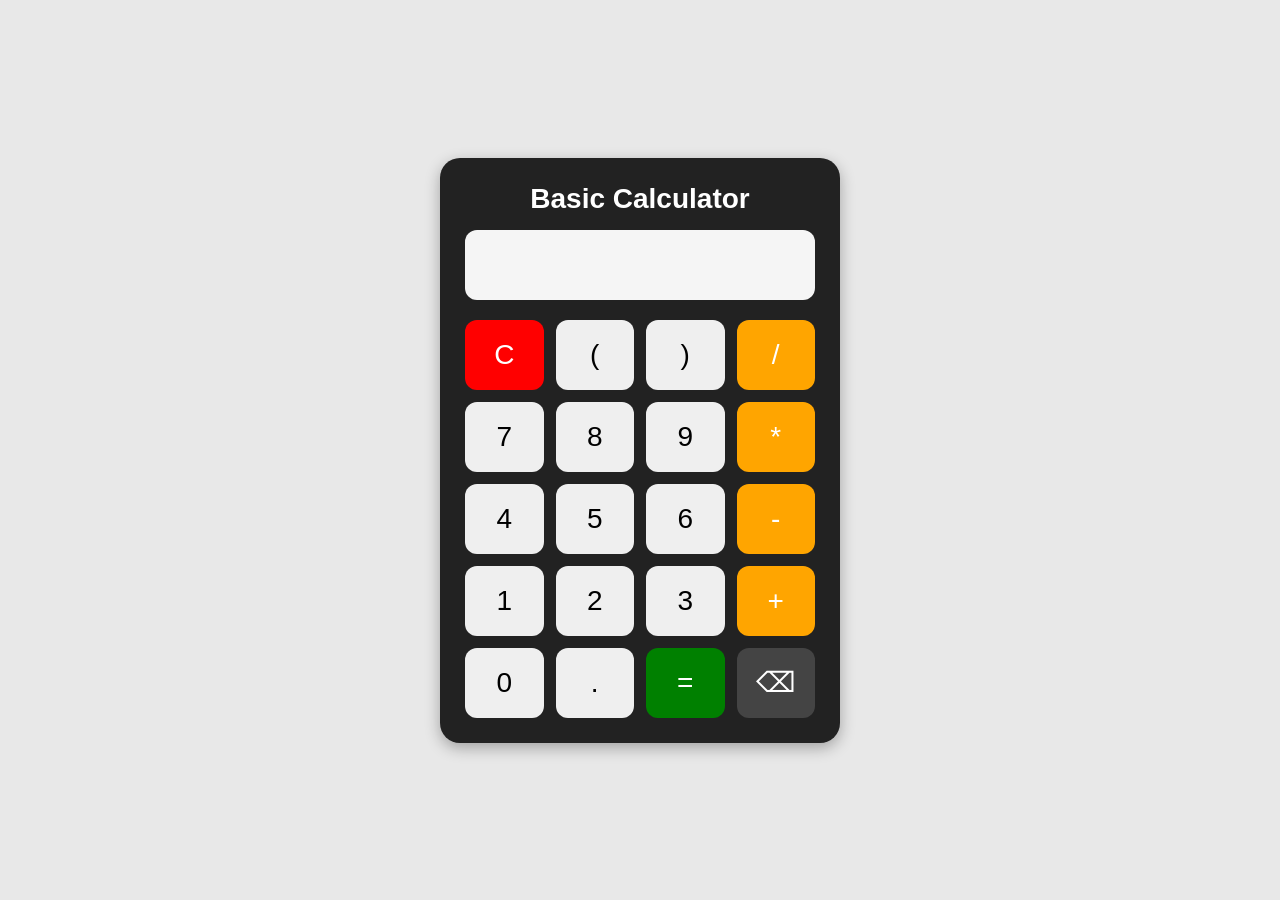
<file: CALCULTOR/index.html>
<!DOCTYPE html>
<html lang="en">
<head>
    <meta charset="UTF-8">
    <meta name="viewport" content="width=device-width, initial-scale=1.0">
    <title>Basic Calculator</title>
    <link rel="stylesheet" href="style.css">
</head>
<body>

    <div class="calculator">

        <h2 class="title">Basic Calculator</h2>

        <input type="text" id="display" readonly>

        <div class="buttons">

            <button class="clear" onclick="clearDisplay()">C</button>
            <button onclick="appendValue('(')">(</button>
            <button onclick="appendValue(')')">)</button>
            <button class="operator" onclick="appendValue('/')">/</button>

            <button onclick="appendValue('7')">7</button>
            <button onclick="appendValue('8')">8</button>
            <button onclick="appendValue('9')">9</button>
            <button class="operator" onclick="appendValue('*')">*</button>

            <button onclick="appendValue('4')">4</button>
            <button onclick="appendValue('5')">5</button>
            <button onclick="appendValue('6')">6</button>
            <button class="operator" onclick="appendValue('-')">-</button>

            <button onclick="appendValue('1')">1</button>
            <button onclick="appendValue('2')">2</button>
            <button onclick="appendValue('3')">3</button>
            <button class="operator" onclick="appendValue('+')">+</button>

            <button onclick="appendValue('0')">0</button>
            <button onclick="appendValue('.')">.</button>
            <button class="equal" onclick="calculate()">=</button>
            <button class="backspace" onclick="deleteLast()">⌫</button>

        </div>

    </div>

    <script src="script.js"></script>

</body>
</html>
</file>
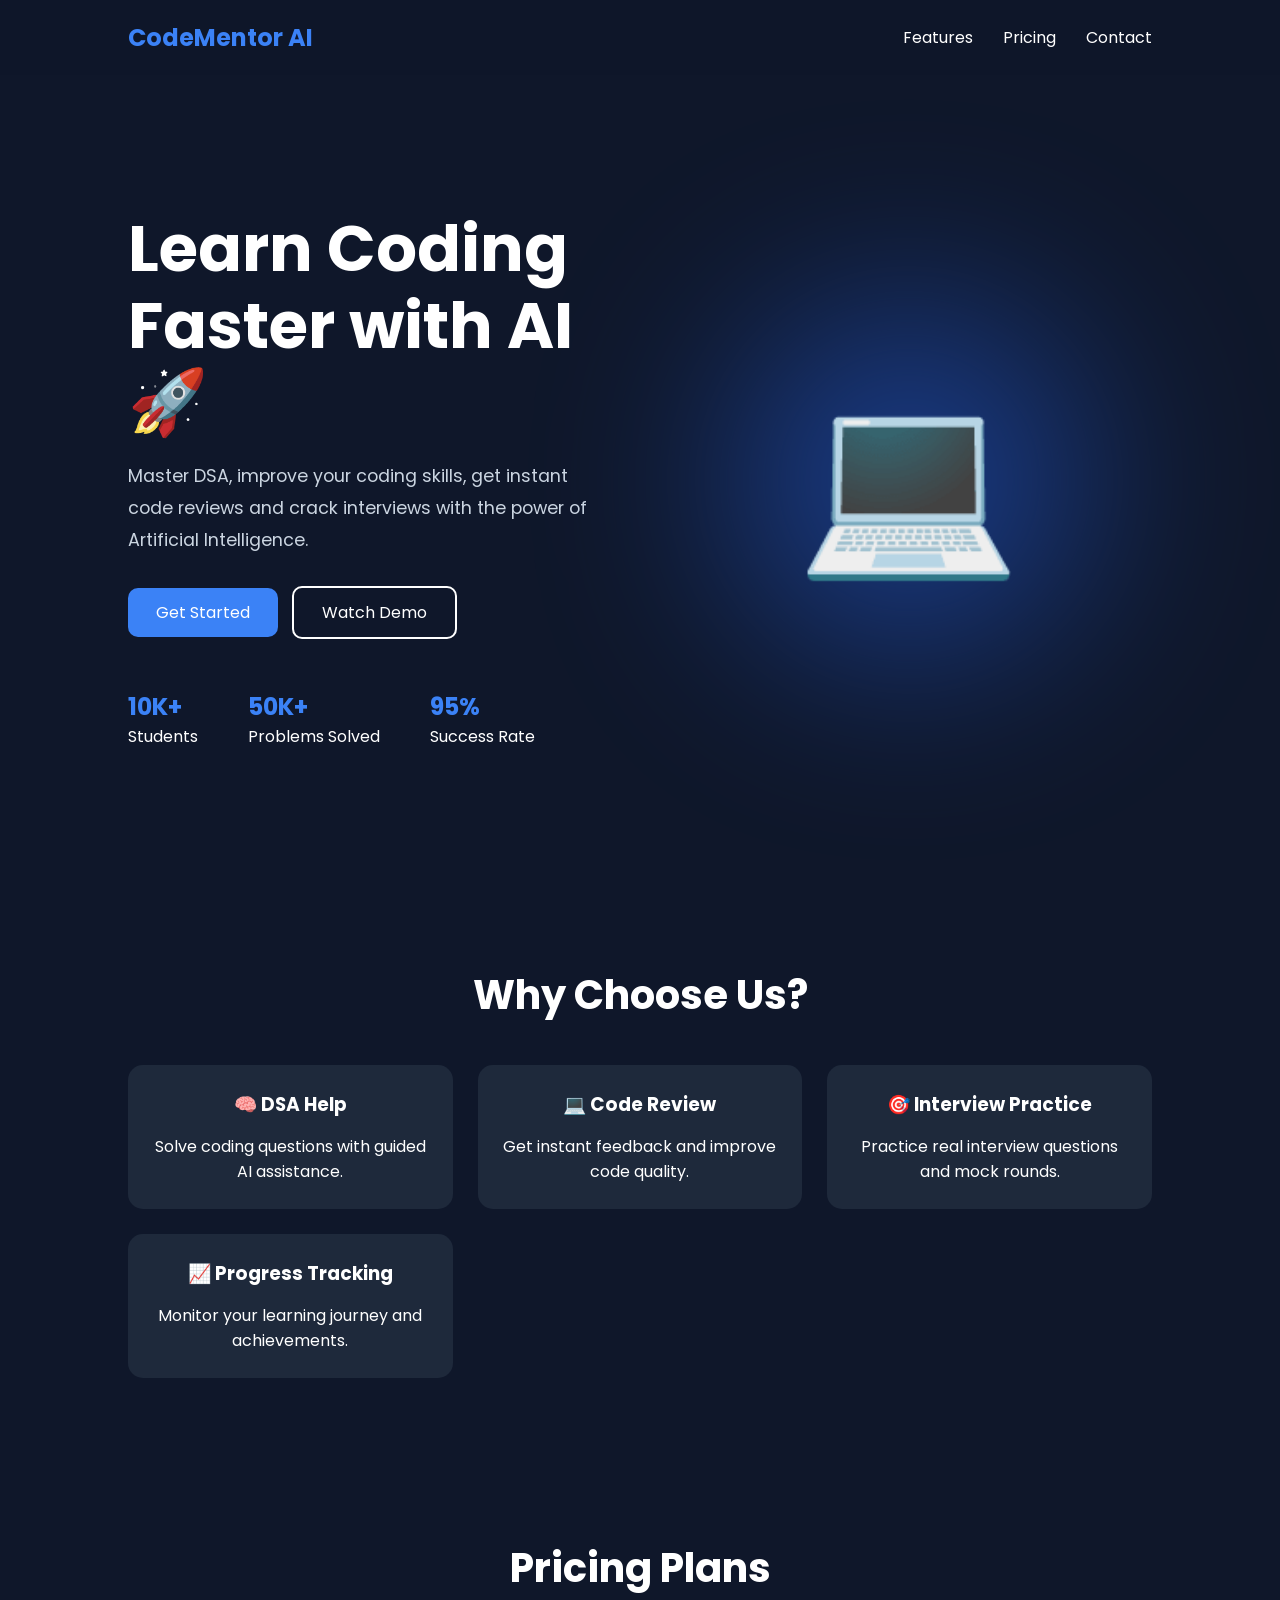
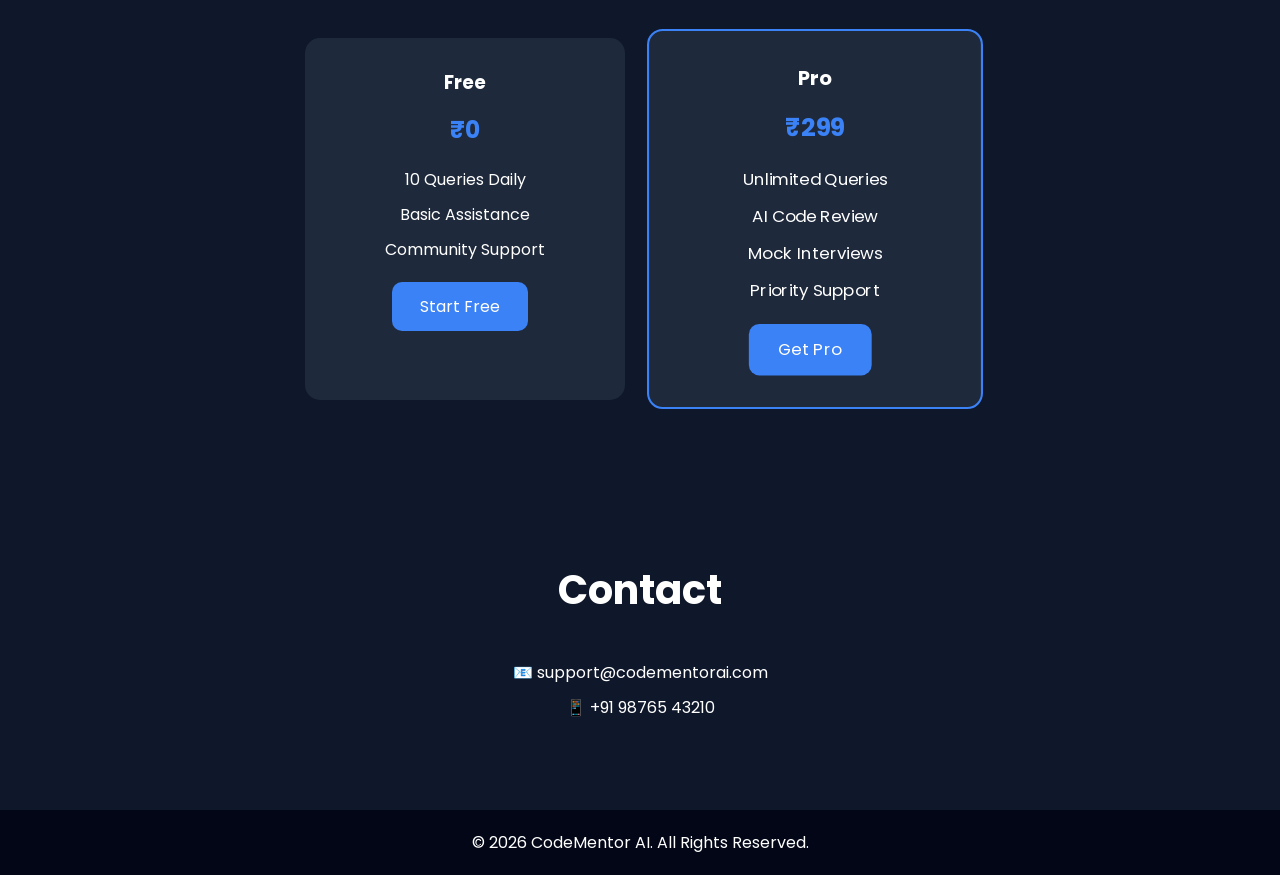
<file: LANDING PAGE/index.html>
<!DOCTYPE html>
<html lang="en">
<head>
    <meta charset="UTF-8">
    <meta name="viewport" content="width=device-width, initial-scale=1.0">
    <title>CodeMentor AI</title>
    <link rel="stylesheet" href="style.css">
    <link rel="preconnect" href="https://fonts.googleapis.com">
    <link href="https://fonts.googleapis.com/css2?family=Poppins:wght@300;400;500;600;700&display=swap" rel="stylesheet">
</head>
<body>

    <nav>
        <h2 class="logo">CodeMentor AI</h2>

        <ul>
            <li><a href="#features">Features</a></li>
            <li><a href="#pricing">Pricing</a></li>
            <li><a href="#contact">Contact</a></li>
        </ul>
    </nav>

    <section class="hero">

        <div class="hero-content">
            <h1>Learn Coding Faster with AI 🚀</h1>

            <p>
                Master DSA, improve your coding skills,
                get instant code reviews and crack interviews
                with the power of Artificial Intelligence.
            </p>

            <div class="buttons">
                <button class="btn primary">Get Started</button>
                <button class="btn secondary">Watch Demo</button>
            </div>

            <div class="stats">
                <div>
                    <h2>10K+</h2>
                    <span>Students</span>
                </div>

                <div>
                    <h2>50K+</h2>
                    <span>Problems Solved</span>
                </div>

                <div>
                    <h2>95%</h2>
                    <span>Success Rate</span>
                </div>
            </div>
        </div>

        <div class="hero-image">
            <div class="circle"></div>
            <div class="laptop">💻</div>
        </div>

    </section>

    <section id="features" class="features">

        <h2>Why Choose Us?</h2>

        <div class="feature-container">

            <div class="card">
                <h3>🧠 DSA Help</h3>
                <p>Solve coding questions with guided AI assistance.</p>
            </div>

            <div class="card">
                <h3>💻 Code Review</h3>
                <p>Get instant feedback and improve code quality.</p>
            </div>

            <div class="card">
                <h3>🎯 Interview Practice</h3>
                <p>Practice real interview questions and mock rounds.</p>
            </div>

            <div class="card">
                <h3>📈 Progress Tracking</h3>
                <p>Monitor your learning journey and achievements.</p>
            </div>

        </div>

    </section>

    <section id="pricing" class="pricing">

        <h2>Pricing Plans</h2>

        <div class="pricing-container">

            <div class="price-card">
                <h3>Free</h3>
                <h1>₹0</h1>

                <ul>
                    <li>10 Queries Daily</li>
                    <li>Basic Assistance</li>
                    <li>Community Support</li>
                </ul>

                <button class="btn primary">Start Free</button>
            </div>

            <div class="price-card featured">
                <h3>Pro</h3>
                <h1>₹299</h1>

                <ul>
                    <li>Unlimited Queries</li>
                    <li>AI Code Review</li>
                    <li>Mock Interviews</li>
                    <li>Priority Support</li>
                </ul>

                <button class="btn primary">Get Pro</button>
            </div>

        </div>

    </section>

    <section id="contact" class="contact">

        <h2>Contact</h2>

        <p>📧 support@codementorai.com</p>
        <p>📱 +91 98765 43210</p>

    </section>

    <footer>
        <p>© 2026 CodeMentor AI. All Rights Reserved.</p>
    </footer>

    <script src="script.js"></script>

</body>
</html>
</file>
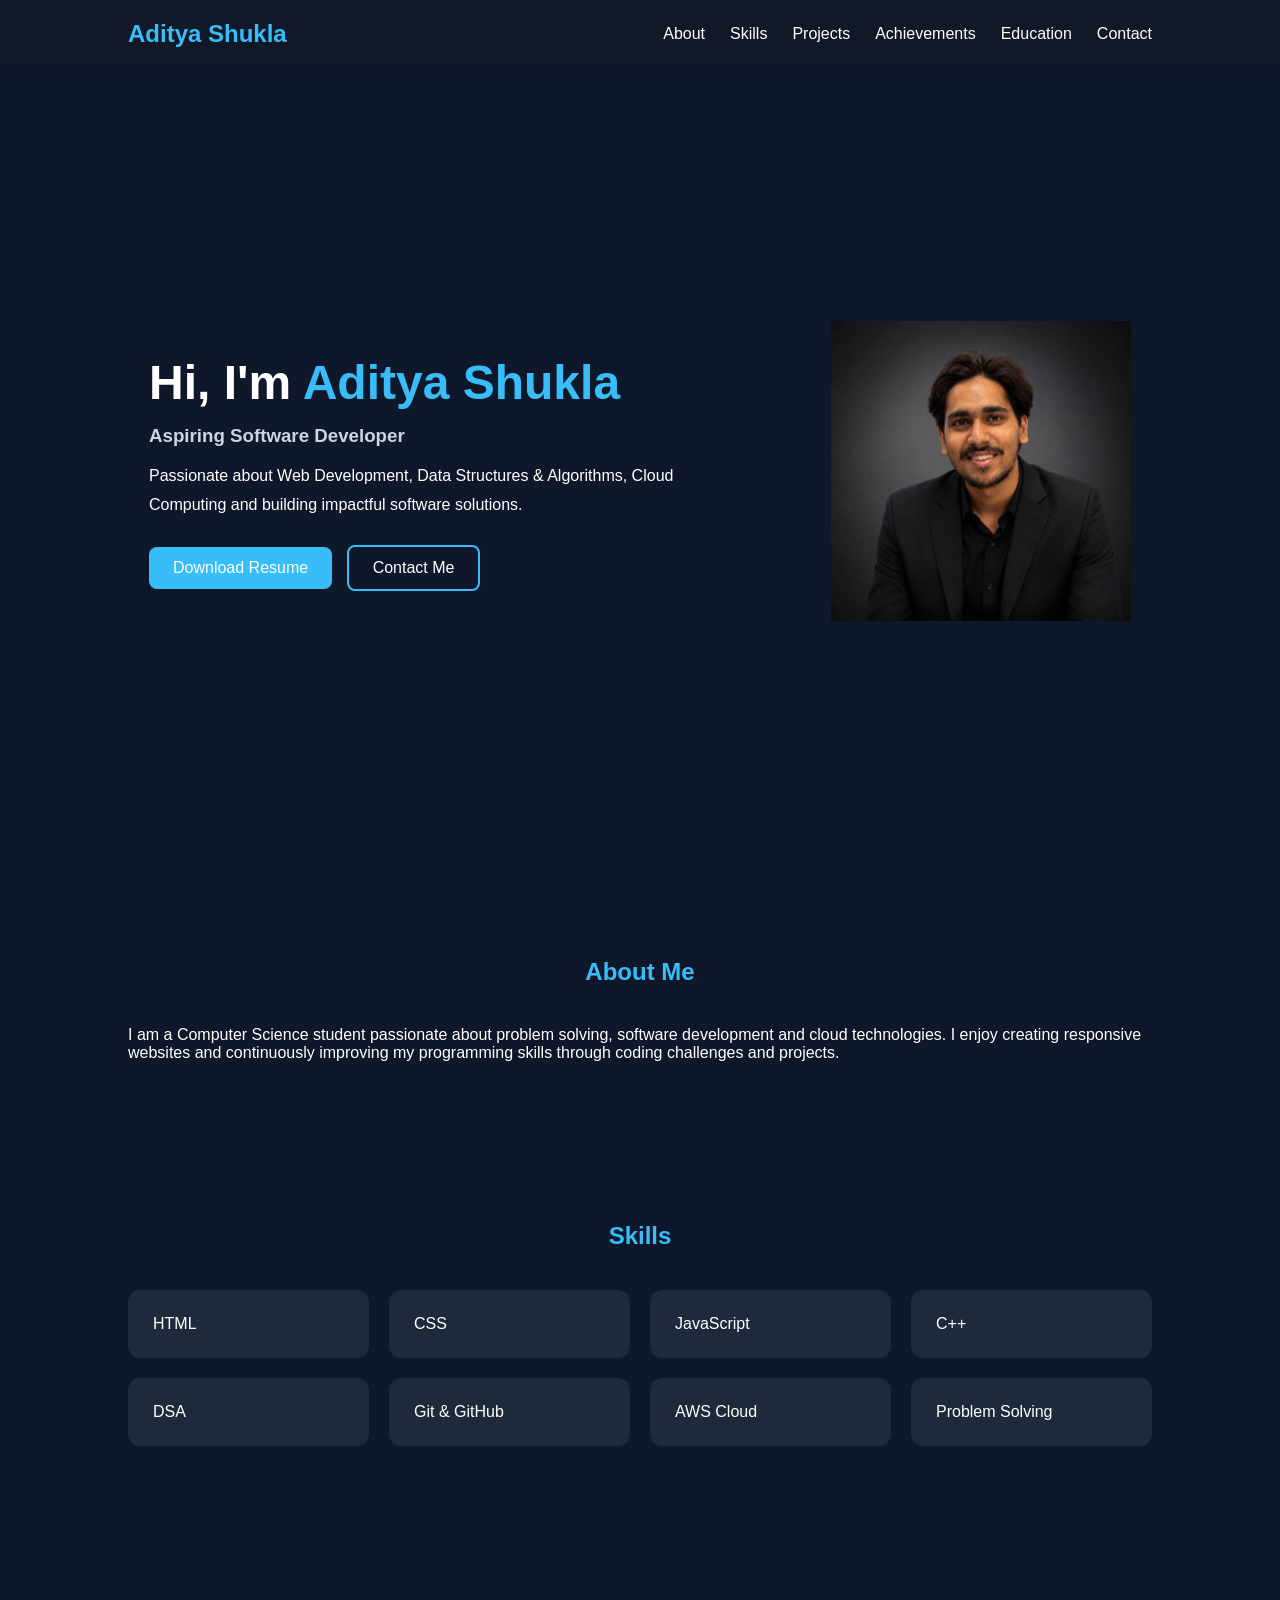
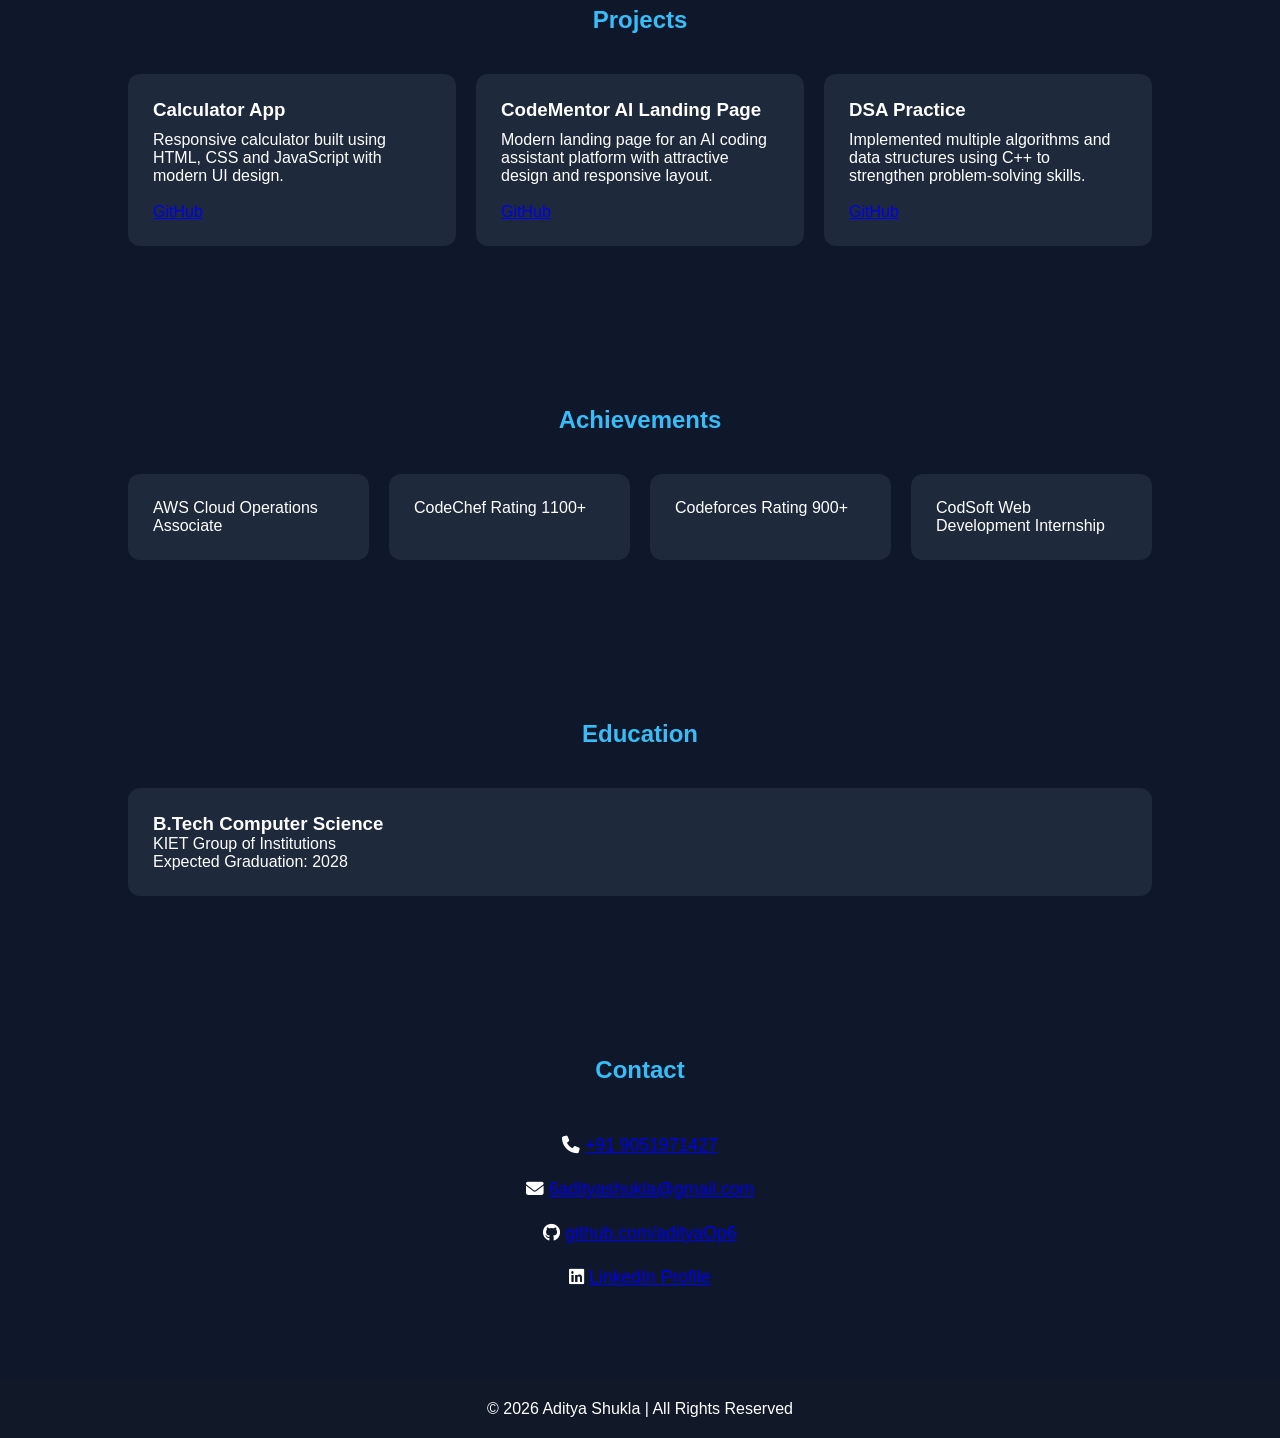
<file: PORTFOLIO/Task1/index.html>
<!DOCTYPE html>
<html lang="en">
<head>
    <meta charset="UTF-8">
    <meta name="viewport" content="width=device-width, initial-scale=1.0">
    <title>Aditya Shukla | Portfolio</title>

    <link rel="stylesheet" href="style.css">

    <link href="https://cdnjs.cloudflare.com/ajax/libs/font-awesome/6.5.1/css/all.min.css" rel="stylesheet">
</head>
<body>

<header>
    <nav>
        <h2 class="logo">Aditya Shukla</h2>

        <ul class="nav-links">
            <li><a href="#about">About</a></li>
            <li><a href="#skills">Skills</a></li>
            <li><a href="#projects">Projects</a></li>
            <li><a href="#achievements">Achievements</a></li>
            <li><a href="#education">Education</a></li>
            <li><a href="#contact">Contact</a></li>
        </ul>

        <div class="menu-btn">
            <i class="fas fa-bars"></i>
        </div>
    </nav>

    <section class="hero">
        <div class="hero-text">

            <h1>Hi, I'm <span>Aditya Shukla</span></h1>

            <h3>Aspiring Software Developer</h3>

            <p>
                Passionate about Web Development, Data Structures &
                Algorithms, Cloud Computing and building impactful
                software solutions.
            </p>

            <div class="buttons">
                <a href="resume.pdf" target="_blank" class="btn">
                    Download Resume
                </a>

                <a href="#contact" class="btn secondary">
                    Contact Me
                </a>
            </div>

        </div>

        <div class="hero-img">
            <img src="images/profile.jpg" alt="Aditya Shukla">
        </div>
    </section>
</header>

<section id="about" class="section">

    <h2>About Me</h2>

    <p>
        I am a Computer Science student passionate about problem solving,
        software development and cloud technologies. I enjoy creating
        responsive websites and continuously improving my programming
        skills through coding challenges and projects.
    </p>

</section>

<section id="skills" class="section">

    <h2>Skills</h2>

    <div class="skills-container">

        <div class="skill-card">HTML</div>
        <div class="skill-card">CSS</div>
        <div class="skill-card">JavaScript</div>
        <div class="skill-card">C++</div>
        <div class="skill-card">DSA</div>
        <div class="skill-card">Git & GitHub</div>
        <div class="skill-card">AWS Cloud</div>
        <div class="skill-card">Problem Solving</div>

    </div>

</section>

<section id="projects" class="section">

    <h2>Projects</h2>

    <div class="project-container">

        <div class="project-card">
            <h3>Calculator App</h3>

            <p>
                Responsive calculator built using HTML, CSS and
                JavaScript with modern UI design.
            </p>

            <br>

            <a href="#" target="_blank">GitHub</a>
        </div>

        <div class="project-card">
            <h3>CodeMentor AI Landing Page</h3>

            <p>
                Modern landing page for an AI coding assistant platform
                with attractive design and responsive layout.
            </p>

            <br>

            <a href="#" target="_blank">GitHub</a>
        </div>

        <div class="project-card">
            <h3>DSA Practice</h3>

            <p>
                Implemented multiple algorithms and data structures
                using C++ to strengthen problem-solving skills.
            </p>

            <br>

            <a href="#" target="_blank">GitHub</a>
        </div>

    </div>

</section>

<section id="achievements" class="section">

    <h2>Achievements</h2>

    <div class="achievement-container">

        <div class="achievement-card">
            AWS Cloud Operations Associate
        </div>

        <div class="achievement-card">
            CodeChef Rating 1100+
        </div>

        <div class="achievement-card">
            Codeforces Rating 900+
        </div>

        <div class="achievement-card">
            CodSoft Web Development Internship
        </div>

    </div>

</section>

<section id="education" class="section">

    <h2>Education</h2>

    <div class="education-card">

        <h3>B.Tech Computer Science</h3>

        <p>KIET Group of Institutions</p>

        <p>Expected Graduation: 2028</p>

    </div>

</section>

<section id="contact" class="section">

    <h2>Contact</h2>

    <div class="contact-container">

        <p>
            <i class="fas fa-phone"></i>
            <a href="tel:+919051971427">
                +91 9051971427
            </a>
        </p>

        <p>
            <i class="fas fa-envelope"></i>
            <a href="mailto:6adityashukla@gmail.com">
                6adityashukla@gmail.com
            </a>
        </p>

        <p>
            <i class="fab fa-github"></i>
            <a href="https://github.com/adityaOp6"
               target="_blank">
                github.com/adityaOp6
            </a>
        </p>

        <p>
            <i class="fab fa-linkedin"></i>
            <a href="https://www.linkedin.com/in/aditya-shukla-47a48631a/"
               target="_blank">
                LinkedIn Profile
            </a>
        </p>

    </div>

</section>

<footer>
    <p>© 2026 Aditya Shukla | All Rights Reserved</p>
</footer>

<script src="script.js"></script>

</body>
</html>
</file>
<file: CALCULTOR/style.css>
* {
    margin: 0;
    padding: 0;
    box-sizing: border-box;
    font-family: Arial, sans-serif;
}

body {
    height: 100vh;
    display: flex;
    justify-content: center;
    align-items: center;
    background: #e8e8e8;
}

.calculator {
    background: #222;
    padding: 25px;
    border-radius: 20px;
    width: 400px;
    box-shadow: 0 5px 15px rgba(0,0,0,0.3);
}

.title {
    color: white;
    text-align: center;
    margin-bottom: 15px;
    font-size: 28px;
}

#display {
    width: 100%;
    height: 70px;
    border: none;
    border-radius: 12px;
    margin-bottom: 20px;
    padding: 15px;
    font-size: 30px;
    text-align: right;
    background: #f5f5f5;
}

.buttons {
    display: grid;
    grid-template-columns: repeat(4, 1fr);
    gap: 12px;
}

button {
    height: 70px;
    border: none;
    border-radius: 12px;
    font-size: 28px;
    cursor: pointer;
    transition: 0.2s;
}

button:hover {
    transform: scale(1.05);
}

.clear {
    background: red;
    color: white;
}

.operator {
    background: orange;
    color: white;
}

.equal {
    background: green;
    color: white;
}

.backspace {
    background: #444;
    color: white;
}
</file>
<file: LANDING PAGE/style.css>
*{
    margin:0;
    padding:0;
    box-sizing:border-box;
    font-family:'Poppins',sans-serif;
}

html{
    scroll-behavior:smooth;
}

body{
    background:#0f172a;
    color:white;
}

nav{
    display:flex;
    justify-content:space-between;
    align-items:center;
    padding:20px 10%;
    position:sticky;
    top:0;
    backdrop-filter:blur(10px);
    background:rgba(15,23,42,0.9);
    z-index:100;
}

.logo{
    color:#3b82f6;
}

nav ul{
    display:flex;
    list-style:none;
    gap:30px;
}

nav a{
    text-decoration:none;
    color:white;
}

.hero{
    min-height:90vh;
    display:flex;
    align-items:center;
    justify-content:space-between;
    padding:0 10%;
    gap:50px;
}

.hero-content{
    flex:1;
}

.hero-content h1{
    font-size:4rem;
    line-height:1.2;
}

.hero-content p{
    margin:20px 0;
    color:#cbd5e1;
    line-height:1.8;
    font-size:1.1rem;
}

.buttons{
    margin-top:30px;
}

.btn{
    padding:12px 28px;
    border:none;
    border-radius:10px;
    cursor:pointer;
    font-size:16px;
    margin-right:10px;
    transition:0.3s;
}

.primary{
    background:#3b82f6;
    color:white;
}

.primary:hover{
    transform:translateY(-3px);
}

.secondary{
    background:transparent;
    border:2px solid white;
    color:white;
}

.stats{
    display:flex;
    gap:50px;
    margin-top:50px;
}

.stats h2{
    color:#3b82f6;
}

.hero-image{
    flex:1;
    display:flex;
    justify-content:center;
    align-items:center;
    position:relative;
}

.circle{
    width:350px;
    height:350px;
    border-radius:50%;
    background:#2563eb;
    filter:blur(100px);
    opacity:0.5;
}

.laptop{
    position:absolute;
    font-size:180px;
}

.features,
.pricing,
.contact{
    padding:80px 10%;
    text-align:center;
}

.features h2,
.pricing h2,
.contact h2{
    margin-bottom:40px;
    font-size:2.5rem;
}

.feature-container{
    display:grid;
    grid-template-columns:repeat(auto-fit,minmax(250px,1fr));
    gap:25px;
}

.card{
    background:#1e293b;
    padding:25px;
    border-radius:15px;
    transition:0.3s;
}

.card:hover{
    transform:translateY(-8px);
}

.card h3{
    margin-bottom:15px;
}

.pricing-container{
    display:flex;
    justify-content:center;
    gap:30px;
    flex-wrap:wrap;
}

.price-card{
    background:#1e293b;
    padding:30px;
    border-radius:15px;
    width:320px;
}

.price-card h1{
    margin:15px 0;
    color:#3b82f6;
}

.price-card ul{
    list-style:none;
    margin:20px 0;
}

.price-card li{
    margin:10px 0;
}

.featured{
    border:2px solid #3b82f6;
    transform:scale(1.05);
}

.contact p{
    margin:10px;
}

footer{
    text-align:center;
    padding:20px;
    background:#020617;
}

@media(max-width:900px){

    .hero{
        flex-direction:column;
        text-align:center;
        padding-top:50px;
    }

    .hero-content h1{
        font-size:2.8rem;
    }

    .stats{
        justify-content:center;
        flex-wrap:wrap;
    }

    nav{
        flex-direction:column;
        gap:15px;
    }

    .featured{
        transform:none;
    }
}
</file>
<file: PORTFOLIO/Task1/style.css>
*{
    margin:0;
    padding:0;
    box-sizing:border-box;
    font-family:'Segoe UI',sans-serif;
}

html{
    scroll-behavior:smooth;
}

body{
    background:#0f172a;
    color:white;
}

nav{
    display:flex;
    justify-content:space-between;
    align-items:center;
    padding:20px 10%;
    background:#111827;
    position:sticky;
    top:0;
    z-index:100;
}

.logo{
    color:#38bdf8;
}

.nav-links{
    display:flex;
    list-style:none;
    gap:25px;
}

.nav-links a{
    text-decoration:none;
    color:white;
    transition:.3s;
}

.nav-links a:hover{
    color:#38bdf8;
}

.hero{
    min-height:90vh;
    display:flex;
    align-items:center;
    justify-content:space-around;
    padding:50px 10%;
    gap:40px;
}

.hero-text{
    max-width:600px;
}

.hero-text h1{
    font-size:3rem;
}

.hero-text span{
    color:#38bdf8;
}

.hero-text h3{
    margin:15px 0;
    color:#cbd5e1;
}

.hero-text p{
    line-height:1.8;
}

.buttons{
    margin-top:25px;
}

.btn{
    display:inline-block;
    padding:12px 24px;
    background:#38bdf8;
    color:white;
    text-decoration:none;
    border-radius:8px;
    margin-right:10px;
}

.secondary{
    background:transparent;
    border:2px solid #38bdf8;
}

.hero-img img{
    width:300px;
}

.section{
    padding:80px 10%;
}

.section h2{
    text-align:center;
    margin-bottom:40px;
    color:#38bdf8;
}

.skills-container,
.project-container,
.achievement-container{
    display:grid;
    grid-template-columns:repeat(auto-fit,minmax(220px,1fr));
    gap:20px;
}

.skill-card,
.project-card,
.achievement-card,
.education-card{
    background:#1e293b;
    padding:25px;
    border-radius:12px;
    transition:.3s;
}

.skill-card:hover,
.project-card:hover,
.achievement-card:hover{
    transform:translateY(-8px);
}

.project-card h3{
    margin-bottom:10px;
}

.contact-container{
    text-align:center;
    line-height:2.5;
    font-size:1.1rem;
}

footer{
    text-align:center;
    padding:20px;
    background:#111827;
}

.menu-btn{
    display:none;
    font-size:24px;
    cursor:pointer;
}

@media(max-width:768px){

    .hero{
        flex-direction:column;
        text-align:center;
    }

    .hero-img img{
    width:350px;
    height:350px;
    object-fit:cover;
    border-radius:50%;
    border:4px solid #38bdf8;
    box-shadow:0 0 30px rgba(56,189,248,0.5);
}

    .nav-links{
        position:absolute;
        top:70px;
        right:-100%;
        flex-direction:column;
        background:#111827;
        width:220px;
        padding:20px;
        transition:.4s;
    }

    .nav-links.active{
        right:0;
    }

    .menu-btn{
        display:block;
    }
}
</file>
